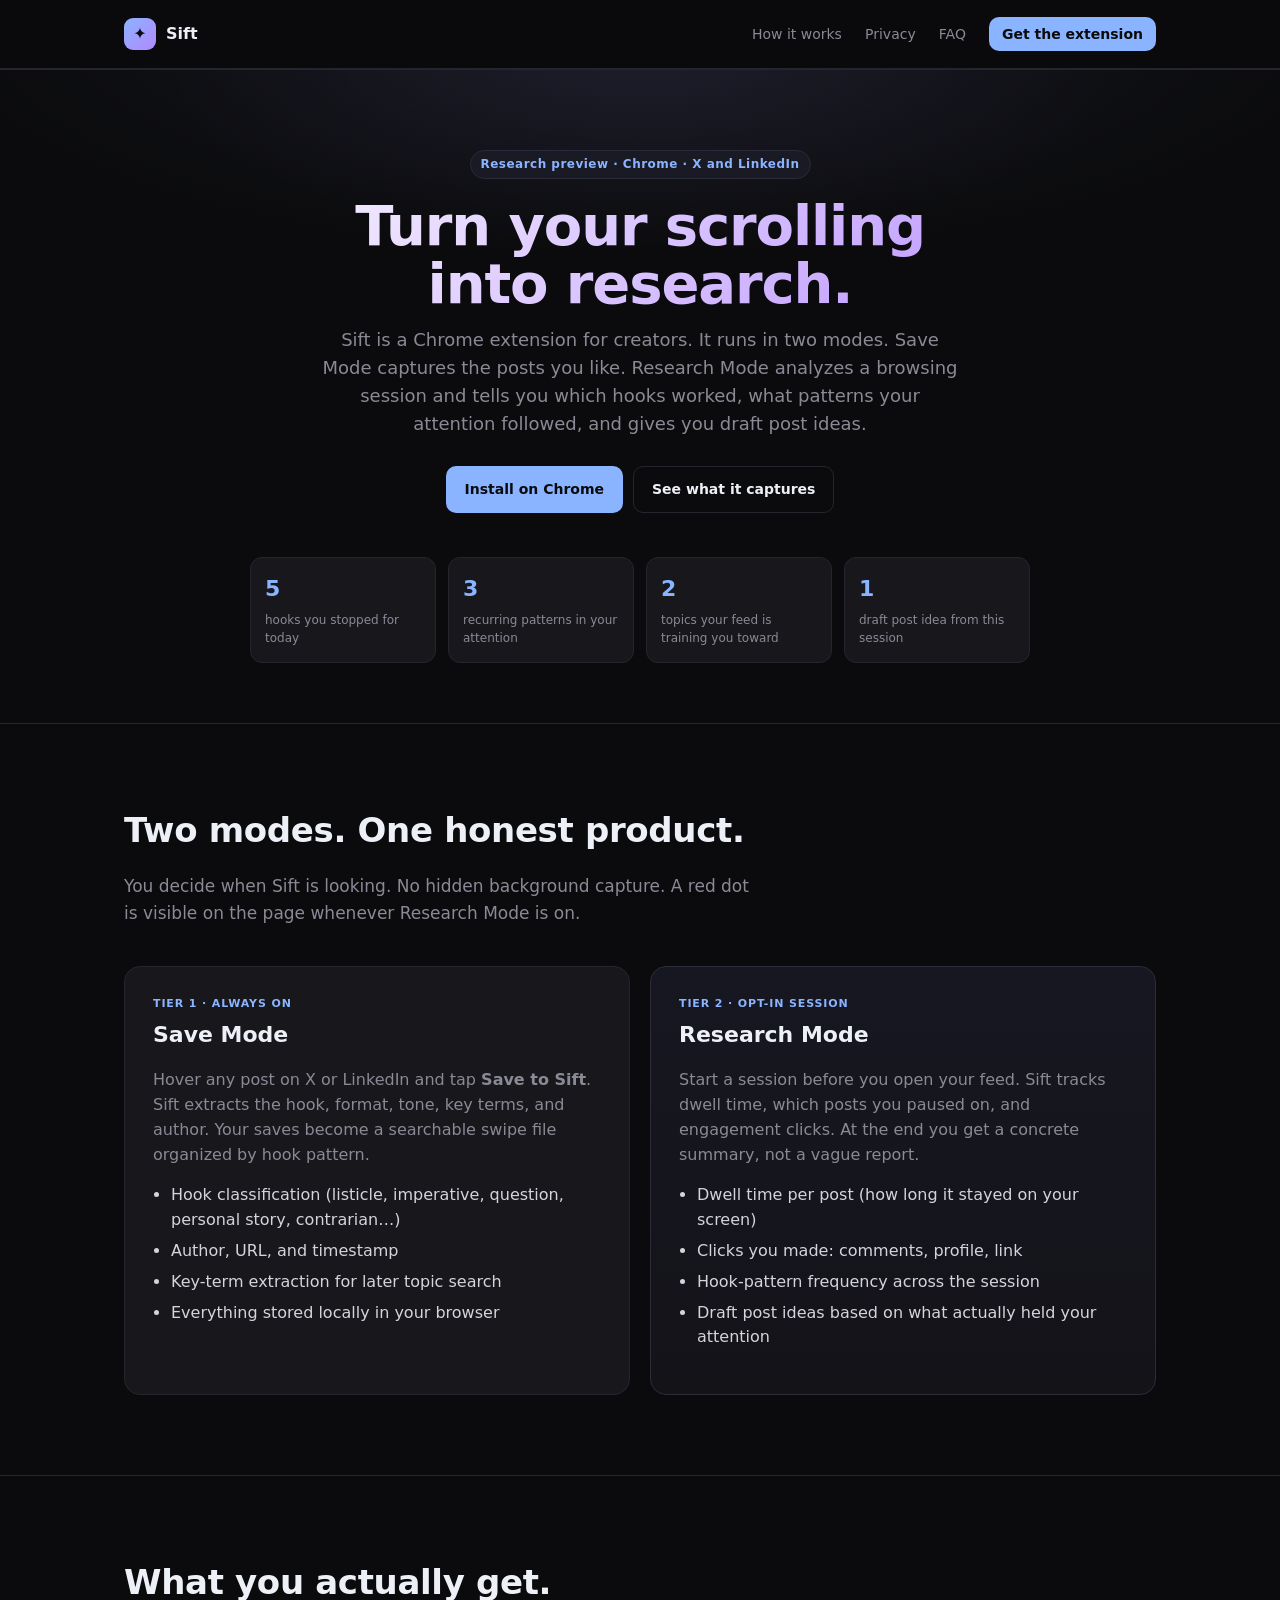
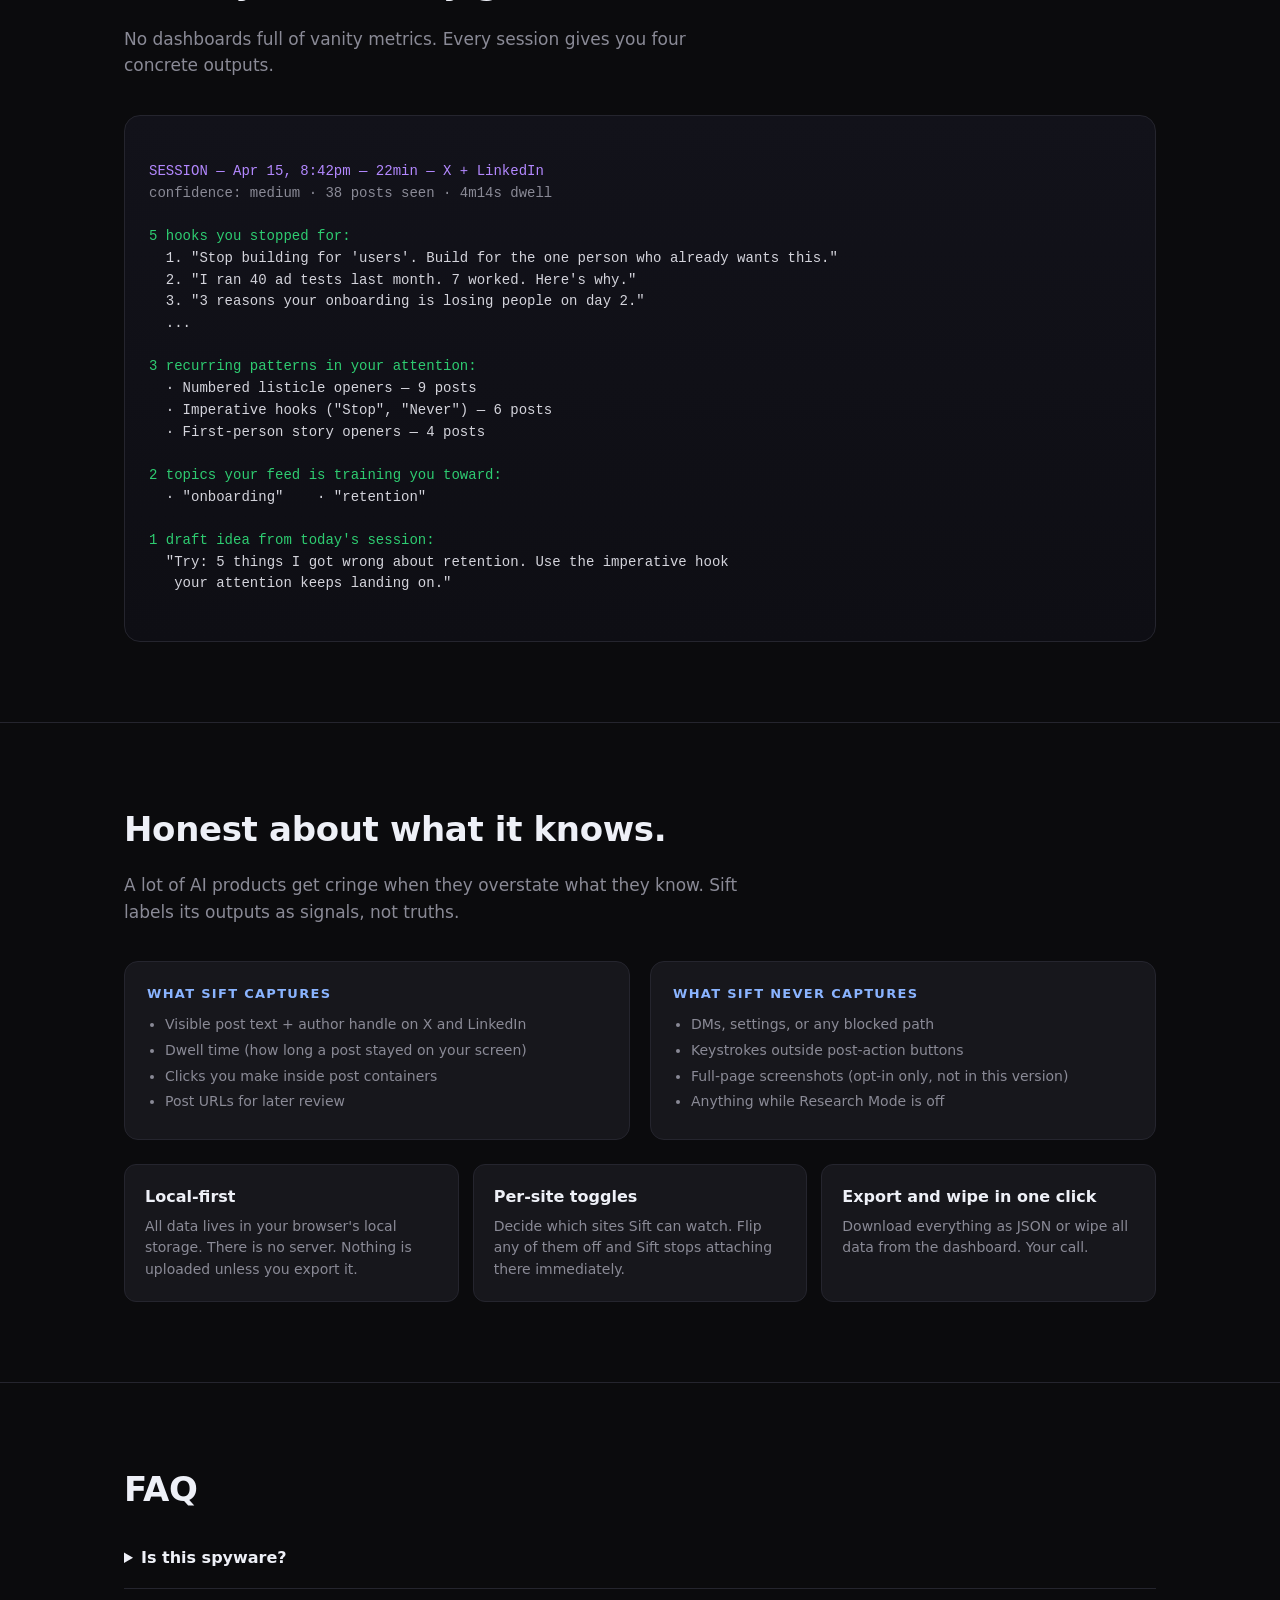
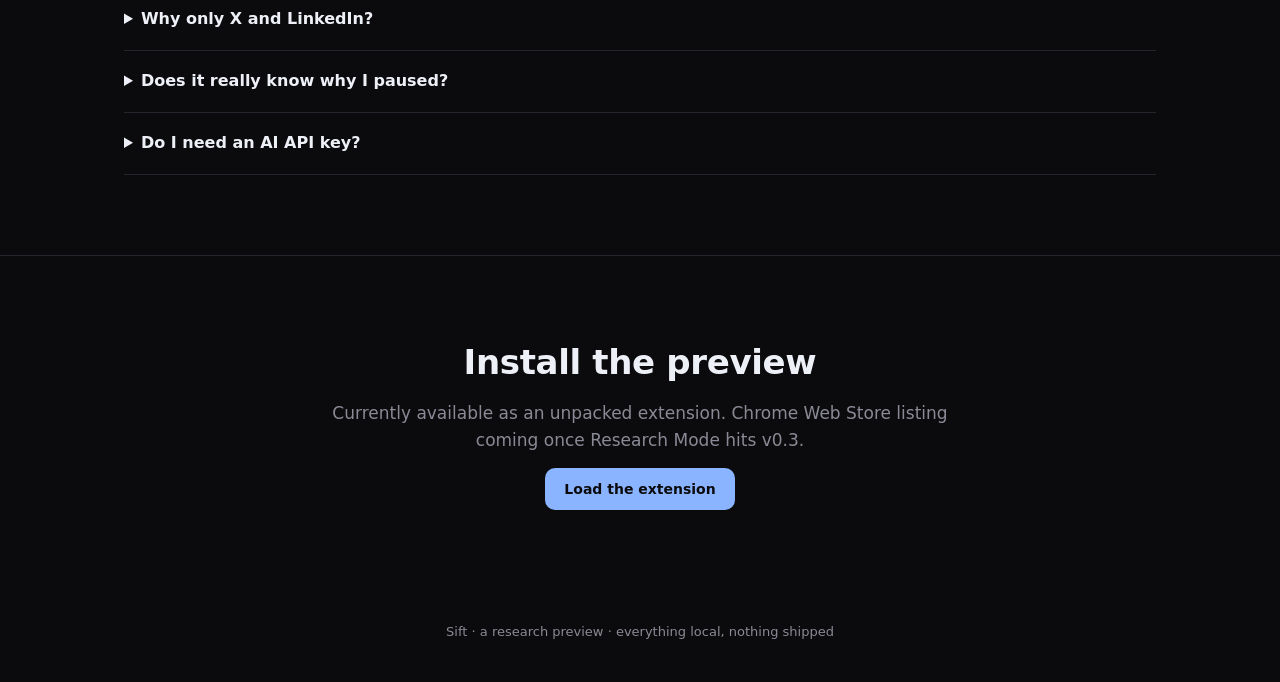
<file: docs/index.html>
<!doctype html>
<html lang="en">
<head>
  <meta charset="utf-8" />
  <meta name="viewport" content="width=device-width, initial-scale=1" />
  <title>Sift — Turn your scrolling into research</title>
  <meta name="description" content="A Chrome extension for creators. Save Mode captures posts you love. Research Mode analyzes your feed session and tells you which hooks worked, what you paused on, and gives you draft post ideas." />
  <style>
    :root {
      --bg: #0b0b0d;
      --bg2: #111116;
      --panel: #17171c;
      --line: #25252e;
      --text: #eef0f7;
      --mute: #8a8a96;
      --accent: #8ab4ff;
      --accent2: #b388ff;
      --good: #2ecc71;
    }
    * { box-sizing: border-box; }
    html, body { margin: 0; padding: 0; background: var(--bg); color: var(--text); font: 16px/1.55 -apple-system, system-ui, "Segoe UI", sans-serif; }
    a { color: var(--accent); text-decoration: none; }
    a:hover { text-decoration: underline; }
    .container { max-width: 1080px; margin: 0 auto; padding: 0 24px; }

    header {
      padding: 18px 0; border-bottom: 1px solid var(--line);
      position: sticky; top: 0; background: rgba(11,11,13,0.85); backdrop-filter: blur(8px); z-index: 10;
    }
    .nav { display: flex; justify-content: space-between; align-items: center; }
    .brand { display: flex; gap: 10px; align-items: center; }
    .logo {
      width: 32px; height: 32px; border-radius: 9px;
      background: linear-gradient(135deg, var(--accent), var(--accent2));
      display: grid; place-items: center; color: #0b0b0d; font-weight: 800;
    }
    .name { font-weight: 700; }
    .nav-links a { color: var(--mute); margin-left: 18px; font-size: 14px; }
    .nav-links a:hover { color: var(--text); }

    .hero {
      padding: 80px 0 60px; text-align: center;
      background:
        radial-gradient(1200px 400px at 50% -50px, rgba(138,180,255,0.08), transparent 60%),
        radial-gradient(800px 300px at 50% 0, rgba(179,136,255,0.06), transparent 60%);
    }
    .badge {
      display: inline-block;
      background: #1a1a24; color: var(--accent); border: 1px solid #2a2a3a;
      padding: 4px 10px; border-radius: 999px; font-size: 12px; font-weight: 600;
      letter-spacing: 0.04em;
    }
    h1 {
      font-size: 56px; line-height: 1.05; margin: 18px 0 12px; letter-spacing: -0.02em;
      background: linear-gradient(135deg, #fff, #b388ff); -webkit-background-clip: text; background-clip: text; color: transparent;
    }
    .sub { color: var(--mute); font-size: 18px; max-width: 640px; margin: 0 auto 28px; }
    .cta { display: inline-flex; gap: 10px; }
    .btn {
      padding: 12px 18px; border-radius: 10px; font-weight: 700;
      font-size: 14px; border: 1px solid transparent; cursor: pointer;
    }
    .btn.primary { background: var(--accent); color: #0b0b0d; }
    .btn.primary:hover { background: #a3c4ff; text-decoration: none; }
    .btn.ghost { background: transparent; color: var(--text); border-color: var(--line); }
    .btn.ghost:hover { border-color: #3a3a44; }

    .promise {
      margin-top: 44px;
      display: grid; grid-template-columns: repeat(4, 1fr); gap: 12px; max-width: 780px; margin-left: auto; margin-right: auto;
    }
    .promise .p {
      background: var(--panel); border: 1px solid var(--line); border-radius: 12px;
      padding: 14px; text-align: left;
    }
    .promise .n { color: var(--accent); font-weight: 800; font-size: 22px; }
    .promise .l { color: var(--mute); font-size: 12px; margin-top: 4px; }

    section { padding: 80px 0; border-top: 1px solid var(--line); }
    h2 { font-size: 34px; letter-spacing: -0.01em; margin: 0 0 12px; }
    .lede { color: var(--mute); max-width: 640px; font-size: 17px; }

    .tiers { display: grid; grid-template-columns: 1fr 1fr; gap: 20px; margin-top: 40px; }
    .tier {
      background: var(--panel); border: 1px solid var(--line);
      border-radius: 16px; padding: 28px;
    }
    .tier h3 { margin: 0 0 8px; font-size: 22px; }
    .tier .pill {
      font-size: 11px; text-transform: uppercase; letter-spacing: 0.08em;
      color: var(--accent); font-weight: 700; margin-bottom: 6px;
    }
    .tier ul { padding-left: 18px; color: var(--mute); }
    .tier ul li { margin: 6px 0; color: #d4d4dc; }
    .tier.accent { background: linear-gradient(180deg, #171722, #131318); border-color: #2c2c3a; }

    .why { display: grid; grid-template-columns: repeat(3, 1fr); gap: 14px; margin-top: 36px; }
    .why .card { background: var(--panel); border: 1px solid var(--line); border-radius: 12px; padding: 20px; }
    .why .card h4 { margin: 0 0 6px; }
    .why .card p { color: var(--mute); margin: 0; font-size: 14px; }

    .honesty {
      display: grid; grid-template-columns: 1fr 1fr; gap: 20px; margin-top: 36px;
    }
    .honesty .block {
      border: 1px solid var(--line); border-radius: 14px; padding: 22px; background: var(--panel);
    }
    .honesty h4 { margin: 0 0 10px; color: var(--accent); font-size: 13px; text-transform: uppercase; letter-spacing: 0.1em; }
    .honesty ul { margin: 0; padding-left: 18px; color: var(--mute); font-size: 14px; }
    .honesty ul li { margin: 4px 0; }

    .output {
      background: linear-gradient(180deg, #12121a, #0e0e14);
      border: 1px solid var(--line); border-radius: 16px; padding: 24px; margin-top: 36px;
      font-family: ui-monospace, SFMono-Regular, Menlo, monospace; font-size: 14px; color: #d4d4dc;
      white-space: pre-wrap; line-height: 1.55;
    }
    .output .k { color: var(--accent2); }
    .output .d { color: var(--mute); }
    .output .g { color: var(--good); }

    .faq details {
      border-bottom: 1px solid var(--line); padding: 18px 0;
    }
    .faq summary { cursor: pointer; font-weight: 600; }
    .faq p { color: var(--mute); margin: 10px 0 0; }

    footer { padding: 40px 0; color: var(--mute); font-size: 13px; text-align: center; }
    @media (max-width: 740px) {
      h1 { font-size: 42px; }
      .tiers, .why, .honesty { grid-template-columns: 1fr; }
      .promise { grid-template-columns: 1fr 1fr; }
    }
  </style>
</head>
<body>
  <header>
    <div class="container nav">
      <div class="brand"><div class="logo">✦</div><div class="name">Sift</div></div>
      <nav class="nav-links">
        <a href="#how">How it works</a>
        <a href="#privacy">Privacy</a>
        <a href="#faq">FAQ</a>
        <a href="#get" class="btn primary" style="padding:8px 12px;">Get the extension</a>
      </nav>
    </div>
  </header>

  <section class="hero">
    <div class="container">
      <div class="badge">Research preview · Chrome · X and LinkedIn</div>
      <h1>Turn your scrolling<br/>into research.</h1>
      <p class="sub">Sift is a Chrome extension for creators. It runs in two modes. Save Mode captures the posts you like. Research Mode analyzes a browsing session and tells you which hooks worked, what patterns your attention followed, and gives you draft post ideas.</p>
      <div class="cta">
        <a href="#get" class="btn primary">Install on Chrome</a>
        <a href="#how" class="btn ghost">See what it captures</a>
      </div>

      <div class="promise">
        <div class="p"><div class="n">5</div><div class="l">hooks you stopped for today</div></div>
        <div class="p"><div class="n">3</div><div class="l">recurring patterns in your attention</div></div>
        <div class="p"><div class="n">2</div><div class="l">topics your feed is training you toward</div></div>
        <div class="p"><div class="n">1</div><div class="l">draft post idea from this session</div></div>
      </div>
    </div>
  </section>

  <section id="how">
    <div class="container">
      <h2>Two modes. One honest product.</h2>
      <p class="lede">You decide when Sift is looking. No hidden background capture. A red dot is visible on the page whenever Research Mode is on.</p>

      <div class="tiers">
        <div class="tier">
          <div class="pill">Tier 1 · Always on</div>
          <h3>Save Mode</h3>
          <p style="color: var(--mute);">Hover any post on X or LinkedIn and tap <b>Save to Sift</b>. Sift extracts the hook, format, tone, key terms, and author. Your saves become a searchable swipe file organized by hook pattern.</p>
          <ul>
            <li>Hook classification (listicle, imperative, question, personal story, contrarian…)</li>
            <li>Author, URL, and timestamp</li>
            <li>Key-term extraction for later topic search</li>
            <li>Everything stored locally in your browser</li>
          </ul>
        </div>
        <div class="tier accent">
          <div class="pill">Tier 2 · Opt-in session</div>
          <h3>Research Mode</h3>
          <p style="color: var(--mute);">Start a session before you open your feed. Sift tracks dwell time, which posts you paused on, and engagement clicks. At the end you get a concrete summary, not a vague report.</p>
          <ul>
            <li>Dwell time per post (how long it stayed on your screen)</li>
            <li>Clicks you made: comments, profile, link</li>
            <li>Hook-pattern frequency across the session</li>
            <li>Draft post ideas based on what actually held your attention</li>
          </ul>
        </div>
      </div>
    </div>
  </section>

  <section>
    <div class="container">
      <h2>What you actually get.</h2>
      <p class="lede">No dashboards full of vanity metrics. Every session gives you four concrete outputs.</p>
      <div class="output">
<span class="k">SESSION — Apr 15, 8:42pm — 22min — X + LinkedIn</span>
<span class="d">confidence: medium · 38 posts seen · 4m14s dwell</span>

<span class="g">5 hooks you stopped for:</span>
  1. "Stop building for 'users'. Build for the one person who already wants this."
  2. "I ran 40 ad tests last month. 7 worked. Here's why."
  3. "3 reasons your onboarding is losing people on day 2."
  ...

<span class="g">3 recurring patterns in your attention:</span>
  · Numbered listicle openers — 9 posts
  · Imperative hooks ("Stop", "Never") — 6 posts
  · First-person story openers — 4 posts

<span class="g">2 topics your feed is training you toward:</span>
  · "onboarding"    · "retention"

<span class="g">1 draft idea from today's session:</span>
  "Try: 5 things I got wrong about retention. Use the imperative hook
   your attention keeps landing on."
      </div>
    </div>
  </section>

  <section id="privacy">
    <div class="container">
      <h2>Honest about what it knows.</h2>
      <p class="lede">A lot of AI products get cringe when they overstate what they know. Sift labels its outputs as signals, not truths.</p>

      <div class="honesty">
        <div class="block">
          <h4>What Sift captures</h4>
          <ul>
            <li>Visible post text + author handle on X and LinkedIn</li>
            <li>Dwell time (how long a post stayed on your screen)</li>
            <li>Clicks you make inside post containers</li>
            <li>Post URLs for later review</li>
          </ul>
        </div>
        <div class="block">
          <h4>What Sift never captures</h4>
          <ul>
            <li>DMs, settings, or any blocked path</li>
            <li>Keystrokes outside post-action buttons</li>
            <li>Full-page screenshots (opt-in only, not in this version)</li>
            <li>Anything while Research Mode is off</li>
          </ul>
        </div>
      </div>

      <div class="why" style="margin-top: 24px;">
        <div class="card">
          <h4>Local-first</h4>
          <p>All data lives in your browser's local storage. There is no server. Nothing is uploaded unless you export it.</p>
        </div>
        <div class="card">
          <h4>Per-site toggles</h4>
          <p>Decide which sites Sift can watch. Flip any of them off and Sift stops attaching there immediately.</p>
        </div>
        <div class="card">
          <h4>Export and wipe in one click</h4>
          <p>Download everything as JSON or wipe all data from the dashboard. Your call.</p>
        </div>
      </div>
    </div>
  </section>

  <section id="faq" class="faq">
    <div class="container">
      <h2>FAQ</h2>
      <details>
        <summary>Is this spyware?</summary>
        <p>No. Sift only activates when you start a Research session or click Save on a post. A red badge is always visible on the page when Research Mode is on. All data stays on your device.</p>
      </details>
      <details>
        <summary>Why only X and LinkedIn?</summary>
        <p>They're the easiest to do well first. Instagram and YouTube Shorts are on the roadmap once the Research Mode summaries feel solid.</p>
      </details>
      <details>
        <summary>Does it really know why I paused?</summary>
        <p>It knows you paused. "Why" is always an inference. Sift labels every inference with a confidence score (low / medium / high) instead of pretending to read your mind.</p>
      </details>
      <details>
        <summary>Do I need an AI API key?</summary>
        <p>Not for the MVP. The core pattern analysis is heuristic. Bring-your-own-key AI summaries are planned as an upgrade, but off by default so nothing leaves your device.</p>
      </details>
    </div>
  </section>

  <section id="get">
    <div class="container" style="text-align:center;">
      <h2>Install the preview</h2>
      <p class="lede" style="margin: 0 auto 24px;">Currently available as an unpacked extension. Chrome Web Store listing coming once Research Mode hits v0.3.</p>
      <a href="#" class="btn primary">Load the extension</a>
    </div>
  </section>

  <footer>
    <div class="container">Sift · a research preview · everything local, nothing shipped</div>
  </footer>
</body>
</html>
</file>
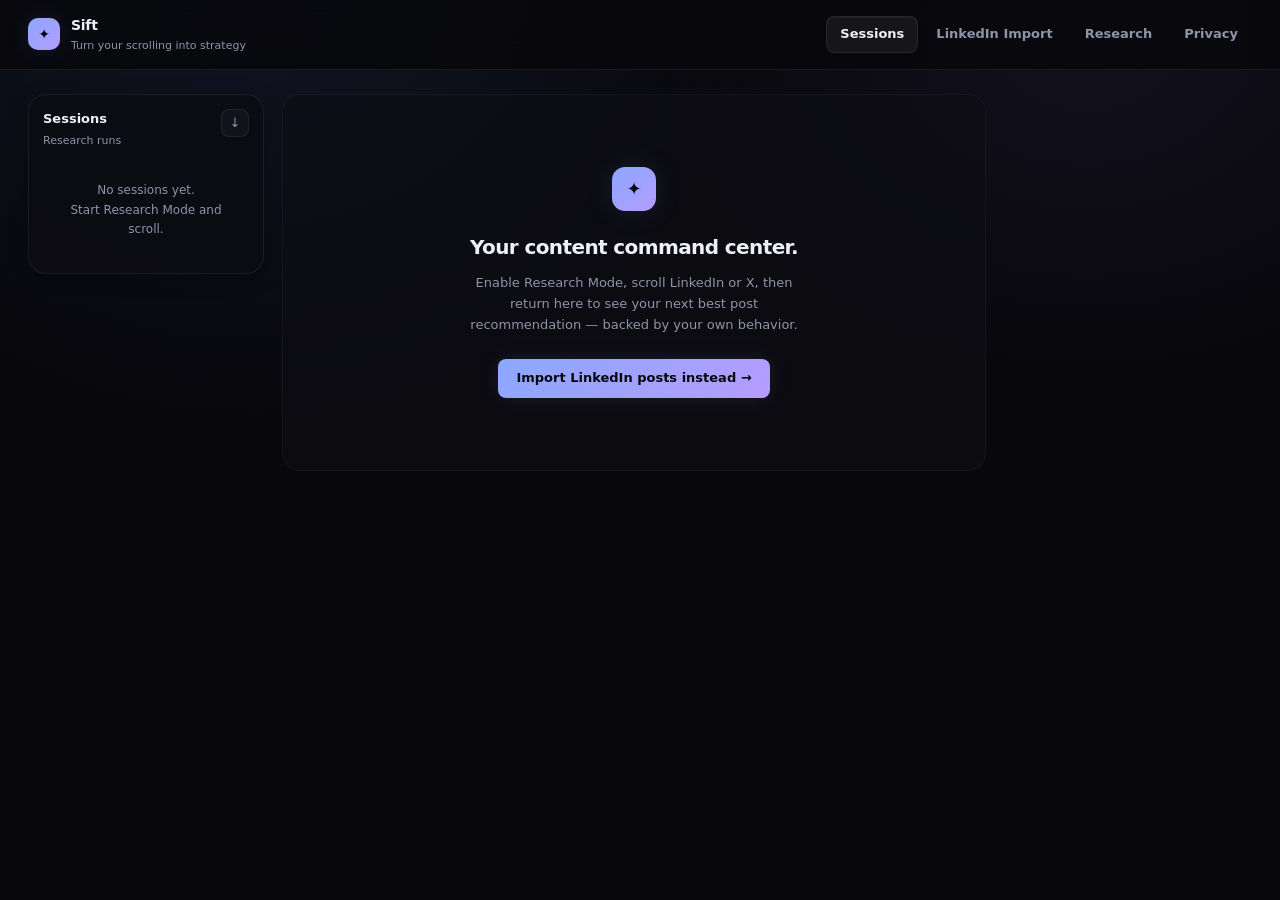
<file: extension/dashboard/dashboard.html>
<!doctype html>
<html lang="en">
<head>
  <meta charset="utf-8" />
  <meta name="viewport" content="width=device-width,initial-scale=1" />
  <title>Sift — Creator Command Center</title>
  <link rel="stylesheet" href="dashboard.css" />
</head>
<body>

  <header class="topbar">
    <div class="brand">
      <div class="logo">✦</div>
      <div>
        <div class="name">Sift</div>
        <div class="tag">Turn your scrolling into strategy</div>
      </div>
    </div>
    <nav class="top-tabs" aria-label="Main sections">
      <button class="active" data-view="sessions" type="button">Sessions</button>
      <button data-view="linkedin" type="button">LinkedIn Import</button>
      <button data-view="research" type="button">Research</button>
      <button data-view="privacy" type="button">Privacy</button>
    </nav>
  </header>

  <main class="shell">

    <!-- ═══════════════════════════════════════════
         VIEW: Sessions / Command Center
    ════════════════════════════════════════════ -->
    <div id="view-sessions" class="view">
      <div class="cmd-grid">

        <!-- Left sidebar -->
        <aside class="sidebar-col">
          <div class="sidebar-panel">
            <div class="sidebar-head">
              <div>
                <div class="sidebar-title">Sessions</div>
                <div class="sidebar-sub">Research runs</div>
              </div>
              <button id="exportBtn" class="icon-btn" title="Export data" type="button">↓</button>
            </div>
            <div id="sessionsEmpty" class="empty-hint">No sessions yet.<br>Start Research Mode and scroll.</div>
            <div id="sessionsList"></div>
          </div>
        </aside>

        <!-- Center: command center -->
        <section class="center-col" id="centerCol">

          <!-- empty state -->
          <div id="emptyState" class="splash">
            <div class="splash-icon">✦</div>
            <h2>Your content command center.</h2>
            <p>Enable Research Mode, scroll LinkedIn or X, then return here to see your next best post recommendation — backed by your own behavior.</p>
            <button class="btn-accent" onclick="document.querySelector('[data-view=linkedin]').click()">
              Import LinkedIn posts instead →
            </button>
          </div>

          <!-- Session detail (hidden until session selected) -->
          <div id="sessionDetail" hidden>

            <!-- Hero recommendation card -->
            <div class="hero-card" id="heroCard">
              <!-- populated by JS -->
            </div>

            <!-- Sub-tabs -->
            <nav class="sub-tabs" aria-label="Recommendation sections">
              <button class="active" data-subtab="recommendation" type="button">Recommendation</button>
              <button data-subtab="evidence" type="button">Evidence</button>
              <button data-subtab="hooks" type="button">Hooks</button>
              <button data-subtab="draft" type="button">Draft</button>
            </nav>

            <div id="subtab-recommendation" class="subtab-panel"><!-- JS --></div>
            <div id="subtab-evidence"       class="subtab-panel" hidden><!-- JS --></div>
            <div id="subtab-hooks"          class="subtab-panel" hidden><!-- JS --></div>
            <div id="subtab-draft"          class="subtab-panel" hidden><!-- JS --></div>

          </div>
        </section>

        <!-- Right: Creator DNA panel -->
        <aside class="dna-col" id="dnaPanel" hidden>
          <!-- populated by JS -->
        </aside>

      </div>
    </div>

    <!-- ═══════════════════════════════════════════
         VIEW: LinkedIn Import
    ════════════════════════════════════════════ -->
    <div id="view-linkedin" class="view" hidden>
      <div class="import-layout">

        <div class="import-hero">
          <div class="import-hero-text">
            <div class="eyebrow">Connect Your Voice</div>
            <h2>Import your LinkedIn history</h2>
            <p class="muted">Sift analyzes your past posts — performance, patterns, voice traits — and uses them to make your next recommendation more accurate.</p>
          </div>
        </div>

        <!-- Import methods -->
        <div class="import-methods">
          <div class="import-card active-card" id="pasteMethod">
            <div class="import-card-icon">✎</div>
            <div class="import-card-label">Paste a post</div>
            <div class="import-card-sub">Add one post at a time with optional metrics</div>
          </div>
          <div class="import-card" id="csvMethod">
            <div class="import-card-icon">⊞</div>
            <div class="import-card-label">Upload CSV</div>
            <div class="import-card-sub">LinkedIn analytics export or custom spreadsheet</div>
          </div>
          <div class="import-card" id="urlMethod">
            <div class="import-card-icon">⊕</div>
            <div class="import-card-label">Paste URL</div>
            <div class="import-card-sub">Drop a LinkedIn post URL to import it</div>
          </div>
          <div class="import-card" id="manualMethod">
            <div class="import-card-icon">≡</div>
            <div class="import-card-label">Manual entry</div>
            <div class="import-card-sub">Add metrics by hand from LinkedIn analytics</div>
          </div>
        </div>

        <!-- Paste form -->
        <div class="import-form" id="pasteForm">
          <div class="form-section">
            <label class="form-label">Post text</label>
            <textarea id="importPostText" class="form-textarea" rows="6"
              placeholder="Paste your LinkedIn post here…"></textarea>
          </div>
          <div class="form-row">
            <div class="form-field">
              <label class="form-label">Date</label>
              <input id="importDate" class="form-input" type="date" />
            </div>
            <div class="form-field">
              <label class="form-label">Impressions</label>
              <input id="importImpressions" class="form-input" type="number" placeholder="e.g. 2400" />
            </div>
            <div class="form-field">
              <label class="form-label">Reactions</label>
              <input id="importReactions" class="form-input" type="number" placeholder="e.g. 142" />
            </div>
          </div>
          <div class="form-row">
            <div class="form-field">
              <label class="form-label">Comments</label>
              <input id="importComments" class="form-input" type="number" placeholder="e.g. 31" />
            </div>
            <div class="form-field">
              <label class="form-label">Reposts</label>
              <input id="importReposts" class="form-input" type="number" placeholder="e.g. 8" />
            </div>
            <div class="form-field">
              <label class="form-label">New followers</label>
              <input id="importFollowers" class="form-input" type="number" placeholder="e.g. 12" />
            </div>
          </div>
          <div class="form-actions">
            <button class="btn-accent" id="importSubmitBtn" type="button">Analyze &amp; import</button>
            <button class="btn-ghost" id="loadMockBtn" type="button">Load demo data</button>
          </div>
        </div>

        <!-- Imported post list -->
        <div id="importedSection" hidden>
          <div class="section-divider">
            <span class="section-label">Imported posts</span>
          </div>
          <div id="importedList" class="imported-list"></div>

          <div class="section-divider" style="margin-top:32px;">
            <span class="section-label">Patterns detected from your history</span>
          </div>
          <div id="patternsList" class="patterns-grid"></div>

          <div class="section-divider" style="margin-top:32px;">
            <span class="section-label">Voice traits from your posts</span>
          </div>
          <div id="voiceFromHistory" class="voice-history"></div>

          <div style="margin-top:24px;">
            <button class="btn-accent" id="generateFromHistoryBtn" type="button">
              Generate recommendation from this history →
            </button>
          </div>
        </div>

      </div>
    </div>

    <!-- ═══════════════════════════════════════════
         VIEW: Research / Swipe File
    ════════════════════════════════════════════ -->
    <div id="view-research" class="view" hidden>
      <div class="research-layout">

        <div class="research-hero-text">
          <div class="eyebrow">Research & Swipe File</div>
          <h2>Posts worth learning from</h2>
          <p class="muted">Sift extracts reusable patterns — not wording — from posts you save. It compares these patterns against your voice before recommending anything.</p>
        </div>

        <div class="swipe-guard">
          <span class="guard-icon">⚠</span>
          Sift never tells you to copy another creator. Every saved post is analyzed for its <strong>structural pattern</strong>, not its words.
        </div>

        <div id="swipeList" class="swipe-grid"></div>

      </div>
    </div>

    <!-- ═══════════════════════════════════════════
         VIEW: Privacy
    ════════════════════════════════════════════ -->
    <div id="view-privacy" class="view" hidden>
      <div class="prose-panel">
        <h2>Privacy</h2>
        <p class="muted">Sift stores everything locally on this device. No server required for this version.</p>
        <ul>
          <li>Visible post text and author</li>
          <li>Dwell time per post</li>
          <li>Clicks on comments, profiles, and links</li>
          <li>Saved posts and session summaries</li>
          <li>Imported LinkedIn post data</li>
        </ul>
        <p class="muted">Nothing leaves your browser unless you export it.</p>
        <button class="btn-danger" id="wipeBtn" type="button" style="margin-top:20px;">Wipe all data</button>
      </div>
    </div>

  </main>

  <script src="../core/types.js"></script>
  <script src="../core/mock-data.js"></script>
  <script src="../core/recommendation-engine.js"></script>
  <script src="../core/linkedin-analyzer.js"></script>
  <script src="dashboard-main.js"></script>
</body>
</html>
</file>
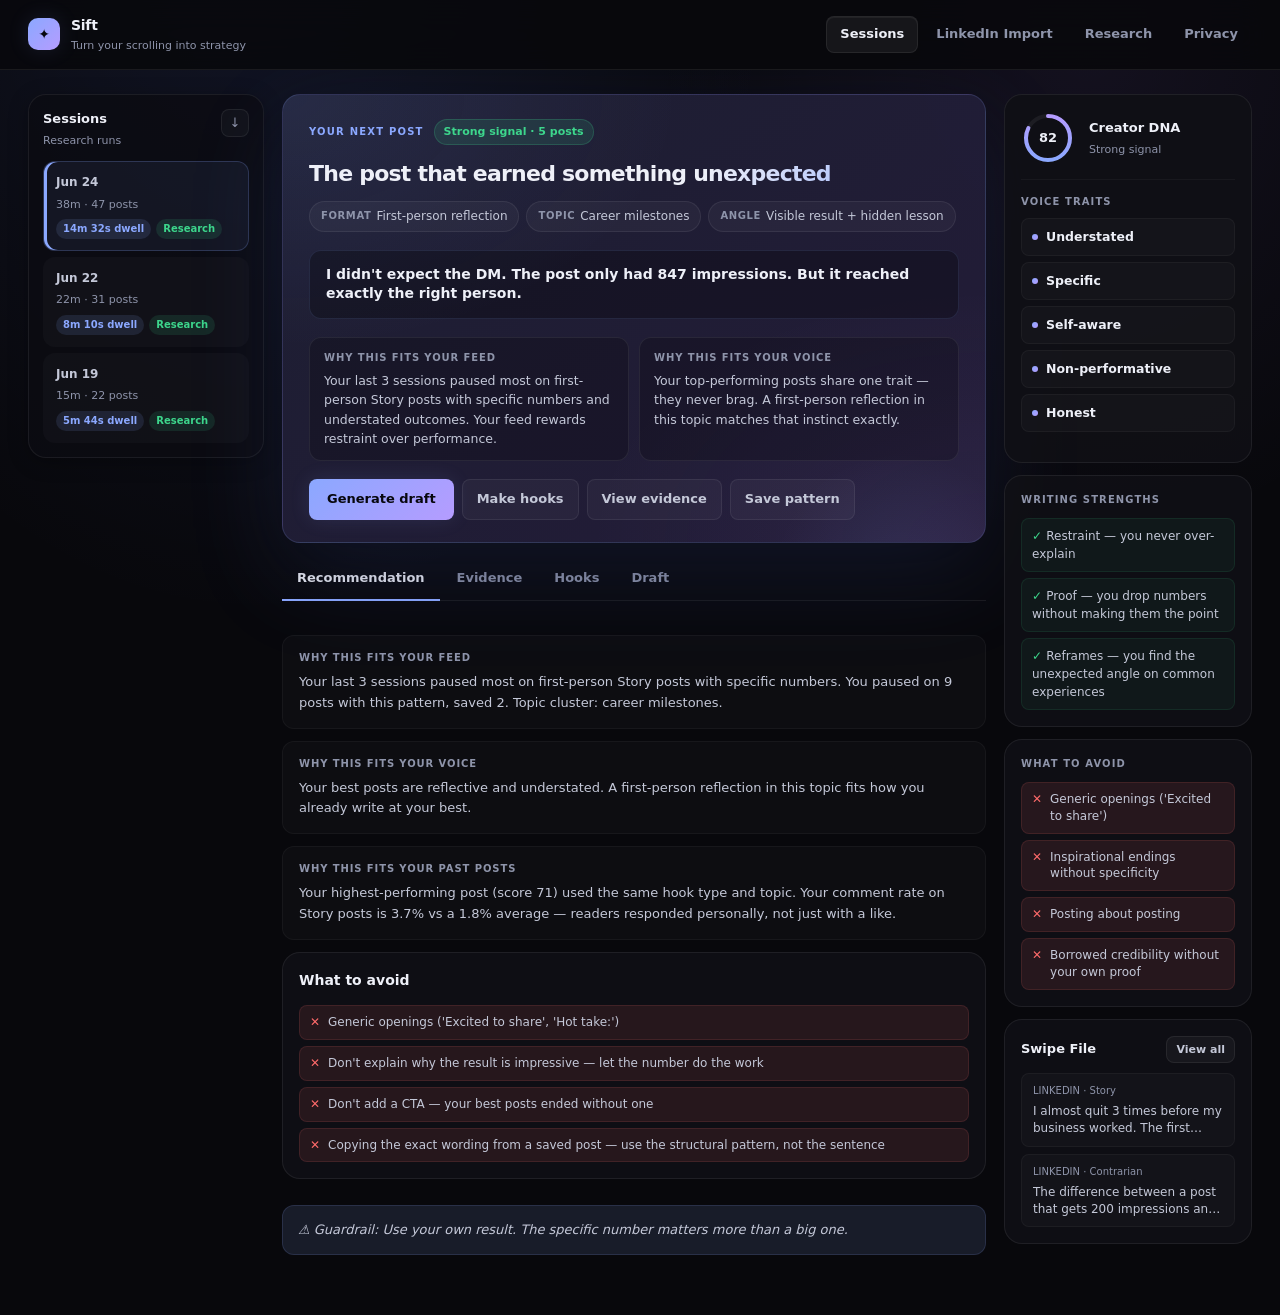
<file: extension/dashboard/preview.html>
<!doctype html>
<html lang="en">
<head>
  <meta charset="utf-8"/>
  <meta name="viewport" content="width=device-width,initial-scale=1"/>
  <title>Sift V2 — Preview</title>
  <link rel="stylesheet" href="dashboard.css"/>
</head>
<body>

<header class="topbar">
  <div class="brand">
    <div class="logo">✦</div>
    <div><div class="name">Sift</div><div class="tag">Turn your scrolling into strategy</div></div>
  </div>
  <nav class="top-tabs">
    <button class="active" data-view="sessions">Sessions</button>
    <button data-view="linkedin">LinkedIn Import</button>
    <button data-view="research">Research</button>
    <button data-view="privacy">Privacy</button>
  </nav>
</header>

<main class="shell">

<!-- ── Sessions view ── -->
<div id="view-sessions" class="view">
  <div class="cmd-grid">

    <!-- Sidebar -->
    <aside class="sidebar-col">
      <div class="sidebar-panel">
        <div class="sidebar-head">
          <div><div class="sidebar-title">Sessions</div><div class="sidebar-sub">Research runs</div></div>
          <button class="icon-btn">↓</button>
        </div>
        <div>
          <div class="session-card selected">
            <div class="sc-date">Jun 24</div>
            <div class="sc-meta">38m · 47 posts</div>
            <div class="sc-chips">
              <span class="sc-chip chip-dwell">14m 32s dwell</span>
              <span class="sc-chip chip-mode">Research</span>
            </div>
          </div>
          <div class="session-card">
            <div class="sc-date">Jun 22</div>
            <div class="sc-meta">22m · 31 posts</div>
            <div class="sc-chips">
              <span class="sc-chip chip-dwell">8m 10s dwell</span>
              <span class="sc-chip chip-mode">Research</span>
            </div>
          </div>
          <div class="session-card">
            <div class="sc-date">Jun 19</div>
            <div class="sc-meta">15m · 22 posts</div>
            <div class="sc-chips">
              <span class="sc-chip chip-dwell">5m 44s dwell</span>
              <span class="sc-chip chip-mode">Research</span>
            </div>
          </div>
        </div>
      </div>
    </aside>

    <!-- Center -->
    <section class="center-col">

      <!-- Hero card -->
      <div class="hero-card">
        <div class="hero-eyebrow">
          <span class="hero-label">Your next post</span>
          <span class="signal-chip signal-strong">Strong signal · 5 posts</span>
        </div>
        <div class="hero-title">The post that earned something unexpected</div>
        <div class="hero-tags">
          <span class="hero-tag"><span class="hero-tag-key">Format</span>First-person reflection</span>
          <span class="hero-tag"><span class="hero-tag-key">Topic</span>Career milestones</span>
          <span class="hero-tag"><span class="hero-tag-key">Angle</span>Visible result + hidden lesson</span>
        </div>
        <div class="hero-sample">I didn't expect the DM. The post only had 847 impressions. But it reached exactly the right person.</div>
        <div class="hero-why">
          <div class="hero-why-box">
            <div class="hero-why-label">Why this fits your feed</div>
            <div class="hero-why-text">Your last 3 sessions paused most on first-person Story posts with specific numbers and understated outcomes. Your feed rewards restraint over performance.</div>
          </div>
          <div class="hero-why-box">
            <div class="hero-why-label">Why this fits your voice</div>
            <div class="hero-why-text">Your top-performing posts share one trait — they never brag. A first-person reflection in this topic matches that instinct exactly.</div>
          </div>
        </div>
        <div class="hero-actions">
          <button class="btn-accent" data-subtab="draft">Generate draft</button>
          <button class="btn-ghost"  data-subtab="hooks">Make hooks</button>
          <button class="btn-ghost"  data-subtab="evidence">View evidence</button>
          <button class="btn-ghost" id="savePatternBtn">Save pattern</button>
        </div>
      </div>

      <!-- Sub-tabs -->
      <nav class="sub-tabs">
        <button class="active" data-subtab="recommendation">Recommendation</button>
        <button data-subtab="evidence">Evidence</button>
        <button data-subtab="hooks">Hooks</button>
        <button data-subtab="draft">Draft</button>
      </nav>

      <!-- Recommendation panel -->
      <div id="subtab-recommendation" class="subtab-panel">
        <div class="rec-grid" style="padding-top:14px;">
          <div class="why-card">
            <div class="wc-label">Why this fits your feed</div>
            <div class="wc-text">Your last 3 sessions paused most on first-person Story posts with specific numbers. You paused on 9 posts with this pattern, saved 2. Topic cluster: career milestones.</div>
          </div>
          <div class="why-card">
            <div class="wc-label">Why this fits your voice</div>
            <div class="wc-text">Your best posts are reflective and understated. A first-person reflection in this topic fits how you already write at your best.</div>
          </div>
          <div class="why-card">
            <div class="wc-label">Why this fits your past posts</div>
            <div class="wc-text">Your highest-performing post (score 71) used the same hook type and topic. Your comment rate on Story posts is 3.7% vs a 1.8% average — readers responded personally, not just with a like.</div>
          </div>
          <div class="content-panel" style="padding:16px;">
            <div class="section-hd"><h3>What to avoid</h3></div>
            <div class="avoid-list">
              <div class="avoid-item"><span class="avoid-x">✕</span><span>Generic openings ('Excited to share', 'Hot take:')</span></div>
              <div class="avoid-item"><span class="avoid-x">✕</span><span>Don't explain why the result is impressive — let the number do the work</span></div>
              <div class="avoid-item"><span class="avoid-x">✕</span><span>Don't add a CTA — your best posts ended without one</span></div>
              <div class="avoid-item"><span class="avoid-x">✕</span><span>Copying the exact wording from a saved post — use the structural pattern, not the sentence</span></div>
            </div>
          </div>
          <div class="reasoning-box">⚠ Guardrail: Use your own result. The specific number matters more than a big one.</div>
        </div>
      </div>

      <!-- Evidence panel -->
      <div id="subtab-evidence" class="subtab-panel" hidden>
        <div style="padding-top:14px; display:grid; gap:14px;">
          <div class="content-panel">
            <div class="section-hd"><h3>Patterns detected</h3></div>
            <div class="pattern-list">
              <div class="pattern-item"><span class="p-name">Hook type: Story (3/5 top posts)</span><div class="p-bar-wrap"><div class="p-bar" style="width:100%"></div></div><span class="p-score">100%</span></div>
              <div class="pattern-item"><span class="p-name">Tone: reflective (4/5 top posts)</span><div class="p-bar-wrap"><div class="p-bar" style="width:82%"></div></div><span class="p-score">82%</span></div>
              <div class="pattern-item"><span class="p-name">Topic: career milestones + proof</span><div class="p-bar-wrap"><div class="p-bar" style="width:64%"></div></div><span class="p-score">64%</span></div>
            </div>
          </div>
          <div class="content-panel">
            <div class="section-hd"><h3>Signals that influenced this</h3></div>
            <div class="signal-list">
              <div class="signal-row"><span class="sr-label">5 imported posts analyzed</span></div>
              <div class="signal-row"><span class="sr-label">Average engagement rate: 11.4% (3.2× LinkedIn average)</span></div>
              <div class="signal-row"><span class="sr-label">Comment rate peaks on Story + specific-number posts</span></div>
              <div class="signal-row"><span class="sr-label">Highest follower conversion: li_001 (2.1%)</span></div>
            </div>
            <div class="reasoning-box">Your data shows a consistent pattern: posts with specific small numbers + understated outcomes outperform posts with broad claims. This recommendation extends that into an angle you haven't tried yet.</div>
          </div>
          <div>
            <div class="section-hd"><h3>Top posts from this session</h3></div>
            <div class="evidence-post-grid">
              <div class="evidence-post">
                <div class="ep-meta"><span>LINKEDIN · Sarah Chen</span><span class="ep-score">88</span></div>
                <span class="ep-badge">Story</span>
                <div class="ep-text">I got the offer letter on a Friday. I cried in my car for 10 minutes. Not because I was happy — because I was terrified I'd somehow gotten it wrong.</div>
              </div>
              <div class="evidence-post">
                <div class="ep-meta"><span>X · @marcusbuild</span><span class="ep-score">71</span></div>
                <span class="ep-badge">Data-led</span>
                <div class="ep-text">Applied to 68 roles. Got 4 interviews. 1 offer. The math isn't discouraging — it's clarifying. You're not bad at job hunting. You're finding the 1.5%.</div>
              </div>
              <div class="evidence-post">
                <div class="ep-meta"><span>LINKEDIN · Priya Mehta</span><span class="ep-score">63</span></div>
                <span class="ep-badge">Contrarian</span>
                <div class="ep-text">Nobody tells you that the hardest part of career growth isn't getting the role. It's staying when the excitement wears off.</div>
              </div>
            </div>
          </div>
        </div>
      </div>

      <!-- Hooks panel -->
      <div id="subtab-hooks" class="subtab-panel" hidden>
        <div style="padding-top:14px;">
          <div class="content-panel">
            <div class="section-hd"><h3>Hook Starters</h3><span class="eyebrow">Click to copy</span></div>
            <div class="hook-grid">
              <div class="hook-card"><div class="hook-text">I didn't expect the DM. The post only had 847 impressions.</div><button class="copy-btn">Copy</button></div>
              <div class="hook-card"><div class="hook-text">The post that got me my first real opportunity wasn't my most-viewed. It was my most honest.</div><button class="copy-btn">Copy</button></div>
              <div class="hook-card"><div class="hook-text">847 people saw it. One of them changed something.</div><button class="copy-btn">Copy</button></div>
              <div class="hook-card"><div class="hook-text">I wrote it for one person. I don't know who they were. But I think they found it.</div><button class="copy-btn">Copy</button></div>
            </div>
          </div>
        </div>
      </div>

      <!-- Draft panel -->
      <div id="subtab-draft" class="subtab-panel" hidden>
        <div style="padding-top:14px;">
          <div class="content-panel">
            <div class="section-hd"><h3>Draft Builder</h3></div>
            <div class="tone-bar">
              <button class="btn-ghost on" data-tone="casual">More casual</button>
              <button class="btn-ghost" data-tone="polished">More polished</button>
              <button class="btn-ghost" data-tone="concise">More concise</button>
              <button class="btn-ghost" data-tone="sharper">Sharper hook</button>
            </div>
            <textarea class="draft-area" id="draftArea" spellcheck="true">I didn't expect the DM.

The post had 847 impressions — nothing by LinkedIn standards.

But it was the one where I actually showed how I think, not just what I did.

[Your specific moment here — one detail that made the outcome feel real]

The right 847 people beat 847,000 random ones.

Not every time. But often enough to keep writing like this.</textarea>
            <div class="draft-footer">
              <span class="draft-count" id="draftCount">329 characters</span>
              <button class="btn-ghost" id="copyDraftBtn">Copy draft</button>
            </div>
          </div>
        </div>
      </div>

    </section>

    <!-- DNA Panel -->
    <aside class="dna-col">
      <div class="dna-panel">
        <div class="voice-ring-row">
          <div class="ring-wrap">
            <svg width="54" height="54" viewBox="0 0 54 54">
              <defs><linearGradient id="rg" x1="0%" y1="0%" x2="100%" y2="0%"><stop offset="0%" stop-color="#8ba8ff"/><stop offset="100%" stop-color="#b59cff"/></linearGradient></defs>
              <circle class="ring-bg" cx="27" cy="27" r="22" fill="none" stroke-width="4"/>
              <circle class="ring-fill" cx="27" cy="27" r="22" fill="none" stroke-width="4" stroke-dasharray="138.2" stroke-dashoffset="24.9"/>
            </svg>
            <div class="ring-num">82</div>
          </div>
          <div class="voice-ring-info">
            <div class="vri-title">Creator DNA</div>
            <div class="vri-sub">Strong signal</div>
          </div>
        </div>
        <div class="eyebrow" style="margin-bottom:8px;">Voice traits</div>
        <div class="trait-grid">
          <div class="trait-row"><div class="trait-dot"></div><span class="trait-name">Understated</span></div>
          <div class="trait-row"><div class="trait-dot"></div><span class="trait-name">Specific</span></div>
          <div class="trait-row"><div class="trait-dot"></div><span class="trait-name">Self-aware</span></div>
          <div class="trait-row"><div class="trait-dot"></div><span class="trait-name">Non-performative</span></div>
          <div class="trait-row"><div class="trait-dot"></div><span class="trait-name">Honest</span></div>
        </div>
      </div>
      <div class="dna-panel">
        <div class="eyebrow" style="margin-bottom:10px;">Writing strengths</div>
        <div class="strength-list">
          <div class="strength-item">Restraint — you never over-explain</div>
          <div class="strength-item">Proof — you drop numbers without making them the point</div>
          <div class="strength-item">Reframes — you find the unexpected angle on common experiences</div>
        </div>
      </div>
      <div class="dna-panel">
        <div class="eyebrow" style="margin-bottom:10px;">What to avoid</div>
        <div class="avoid-list">
          <div class="avoid-item"><span class="avoid-x">✕</span><span>Generic openings ('Excited to share')</span></div>
          <div class="avoid-item"><span class="avoid-x">✕</span><span>Inspirational endings without specificity</span></div>
          <div class="avoid-item"><span class="avoid-x">✕</span><span>Posting about posting</span></div>
          <div class="avoid-item"><span class="avoid-x">✕</span><span>Borrowed credibility without your own proof</span></div>
        </div>
      </div>
      <div class="dna-panel">
        <div class="section-hd" style="margin-bottom:10px;">
          <h3 style="font-size:13px;">Swipe File</h3>
          <button class="btn-ghost" style="font-size:11px;padding:4px 9px;">View all</button>
        </div>
        <div class="swipe-mini">
          <div class="swipe-mini-card"><div class="swipe-mini-meta">LINKEDIN · Story</div><div class="swipe-mini-text">I almost quit 3 times before my business worked. The first time: no customers after 6 months...</div></div>
          <div class="swipe-mini-card"><div class="swipe-mini-meta">LINKEDIN · Contrarian</div><div class="swipe-mini-text">The difference between a post that gets 200 impressions and one that gets 20,000: Not the topic. Not the length...</div></div>
        </div>
      </div>
    </aside>
  </div>
</div>

<!-- ── LinkedIn Import view ── -->
<div id="view-linkedin" class="view" hidden>
  <div class="import-layout">
    <div class="import-hero">
      <div class="eyebrow">Connect Your Voice</div>
      <h2>Import your LinkedIn history</h2>
      <p class="muted">Sift analyzes your past posts — performance, patterns, voice traits — and uses them to make your next recommendation more accurate.</p>
    </div>
    <div class="import-methods">
      <div class="import-card active-card"><div class="import-card-icon">✎</div><div class="import-card-label">Paste a post</div><div class="import-card-sub">Add one post with optional metrics</div></div>
      <div class="import-card"><div class="import-card-icon">⊞</div><div class="import-card-label">Upload CSV</div><div class="import-card-sub">LinkedIn analytics export</div></div>
      <div class="import-card"><div class="import-card-icon">⊕</div><div class="import-card-label">Paste URL</div><div class="import-card-sub">Drop a LinkedIn post URL</div></div>
      <div class="import-card"><div class="import-card-icon">≡</div><div class="import-card-label">Manual entry</div><div class="import-card-sub">Add metrics by hand</div></div>
    </div>
    <div class="import-form">
      <div class="form-section">
        <label class="form-label">Post text</label>
        <textarea class="form-textarea" rows="5" placeholder="Paste your LinkedIn post here…"></textarea>
      </div>
      <div class="form-row">
        <div class="form-field"><label class="form-label">Date</label><input class="form-input" type="date"/></div>
        <div class="form-field"><label class="form-label">Impressions</label><input class="form-input" type="number" placeholder="e.g. 2400"/></div>
        <div class="form-field"><label class="form-label">Reactions</label><input class="form-input" type="number" placeholder="e.g. 142"/></div>
      </div>
      <div class="form-row">
        <div class="form-field"><label class="form-label">Comments</label><input class="form-input" type="number" placeholder="e.g. 31"/></div>
        <div class="form-field"><label class="form-label">Reposts</label><input class="form-input" type="number" placeholder="e.g. 8"/></div>
        <div class="form-field"><label class="form-label">New followers</label><input class="form-input" type="number" placeholder="e.g. 12"/></div>
      </div>
      <div class="form-actions">
        <button class="btn-accent">Analyze &amp; import</button>
        <button class="btn-ghost">Load demo data</button>
      </div>
    </div>

    <div class="section-divider" style="margin-top:32px;"><span class="section-label">Imported posts (demo)</span></div>
    <div style="display:grid;gap:12px;">
      <div class="imported-card">
        <div class="ic-header"><div class="ic-date">2025-05-12</div><span class="ic-score score-mid">Solid (71)</span></div>
        <div class="ic-text">I got my first LinkedIn DM from a hiring manager 6 weeks after I started posting consistently. Not because I had a big audience. Not because I went viral. Because I wrote one post that showed exactly how I think through a problem — and it matched what they were looking for. The post had 847 impressions. That's it.</div>
        <div class="ic-metrics">
          <div class="ic-metric"><span>847</span>impr.</div>
          <div class="ic-metric"><span>94</span>react.</div>
          <div class="ic-metric"><span>31</span>comments</div>
          <div class="ic-metric"><span>16.3%</span>eng. rate</div>
        </div>
        <div class="ic-tags"><span class="ic-tag">Story</span><span class="ic-tag">reflective</span><span class="ic-tag">career milestones</span></div>
      </div>
      <div class="imported-card">
        <div class="ic-header"><div class="ic-date">2025-04-28</div><span class="ic-score score-high">Top performer (79)</span></div>
        <div class="ic-text">Hot take: the best LinkedIn posts aren't optimized for LinkedIn. They're optimized for one person reading them at 11pm who needed to hear exactly that. Write for that person. The algorithm figures itself out.</div>
        <div class="ic-metrics">
          <div class="ic-metric"><span>5,120</span>impr.</div>
          <div class="ic-metric"><span>412</span>react.</div>
          <div class="ic-metric"><span>88</span>comments</div>
          <div class="ic-metric"><span>11.2%</span>eng. rate</div>
        </div>
        <div class="ic-tags"><span class="ic-tag">Contrarian</span><span class="ic-tag">direct</span><span class="ic-tag">creator mindset</span></div>
      </div>
    </div>

    <div class="section-divider" style="margin-top:32px;"><span class="section-label">Patterns detected</span></div>
    <div class="patterns-grid">
      <div class="pattern-card">
        <div class="pc-name">Understated proof</div>
        <div class="pc-desc">Specific numbers dropped without fanfare. The restraint is what makes readers trust it.</div>
        <div class="pc-bar-wrap"><div class="pc-bar" style="width:88%"></div></div>
        <div class="pc-strength">Strength: <span>88%</span></div>
      </div>
      <div class="pattern-card">
        <div class="pc-name">Anti-guru reframe</div>
        <div class="pc-desc">Calling out conventional advice before replacing it with something more honest.</div>
        <div class="pc-bar-wrap"><div class="pc-bar" style="width:76%"></div></div>
        <div class="pc-strength">Strength: <span>76%</span></div>
      </div>
      <div class="pattern-card">
        <div class="pc-name">One-line resolution</div>
        <div class="pc-desc">Posts ending with a compressed belief rather than a call to action.</div>
        <div class="pc-bar-wrap"><div class="pc-bar" style="width:82%"></div></div>
        <div class="pc-strength">Strength: <span>82%</span></div>
      </div>
    </div>
  </div>
</div>

<!-- ── Research view ── -->
<div id="view-research" class="view" hidden>
  <div class="research-layout">
    <div class="research-hero-text">
      <div class="eyebrow">Research &amp; Swipe File</div>
      <h2>Posts worth learning from</h2>
      <p class="muted">Sift extracts reusable patterns — not wording — from posts you save. It compares these patterns against your voice before recommending anything.</p>
    </div>
    <div class="swipe-guard">
      <span class="guard-icon">⚠</span>
      Sift never tells you to copy another creator. Every saved post is analyzed for its <strong>structural pattern</strong>, not its words.
    </div>
    <div class="swipe-grid">
      <div class="swipe-card">
        <div class="swipe-header"><span class="swipe-author">LINKEDIN · Anonymous</span><span class="swipe-hook-badge">Story</span></div>
        <div class="swipe-text">I almost quit 3 times before my business worked. The first time: no customers after 6 months. The second time: a customer asked for a refund. The third time: I compared my month 8 to someone else's year 3. What kept me going wasn't confidence. It was curiosity about what would happen if I didn't stop.</div>
        <div class="swipe-analysis">
          <div class="swipe-analysis-row"><span class="swipe-analysis-label">Topic</span><span class="swipe-analysis-val">Entrepreneurship</span></div>
          <div class="swipe-analysis-row"><span class="swipe-analysis-label">Format</span><span class="swipe-analysis-val">First-person reflection</span></div>
          <div class="swipe-analysis-row"><span class="swipe-analysis-label">Why it worked</span><span class="swipe-analysis-val">Specific numbered setbacks make the struggle real. 'Curiosity' reframe is unexpected.</span></div>
        </div>
        <div class="swipe-pattern"><strong>Reusable pattern:</strong> 3 specific failure moments → unexpected reframe of what kept you going</div>
      </div>
      <div class="swipe-card">
        <div class="swipe-header"><span class="swipe-author">LINKEDIN · Anonymous</span><span class="swipe-hook-badge">Contrarian</span></div>
        <div class="swipe-text">The difference between a post that gets 200 impressions and one that gets 20,000: Not the topic. Not the length. Not the time of day. The first line.</div>
        <div class="swipe-analysis">
          <div class="swipe-analysis-row"><span class="swipe-analysis-label">Topic</span><span class="swipe-analysis-val">Content strategy</span></div>
          <div class="swipe-analysis-row"><span class="swipe-analysis-label">Format</span><span class="swipe-analysis-val">Contrarian take</span></div>
          <div class="swipe-analysis-row"><span class="swipe-analysis-label">Why it worked</span><span class="swipe-analysis-val">Subverts expected variables. Short. Creates instant curiosity.</span></div>
        </div>
        <div class="swipe-pattern"><strong>Reusable pattern:</strong> Not X, not Y, not Z → it's [one unexpected single thing]</div>
      </div>
    </div>
  </div>
</div>

<!-- ── Privacy view ── -->
<div id="view-privacy" class="view" hidden>
  <div class="prose-panel">
    <h2>Privacy</h2>
    <p class="muted">Sift stores everything locally on this device. No server required for this version.</p>
    <ul><li>Visible post text and author</li><li>Dwell time per post</li><li>Clicks on comments, profiles, links</li><li>Saved posts and session summaries</li><li>Imported LinkedIn post data</li></ul>
    <p class="muted">Nothing leaves your browser unless you export it.</p>
    <button class="btn-danger" style="margin-top:20px;">Wipe all data</button>
  </div>
</div>

</main>

<script>
// View switching
document.querySelectorAll(".top-tabs button").forEach(btn => {
  btn.addEventListener("click", () => {
    document.querySelectorAll(".top-tabs button").forEach(b => b.classList.remove("active"));
    btn.classList.add("active");
    document.querySelectorAll(".view").forEach(v => v.hidden = true);
    document.getElementById("view-" + btn.dataset.view).hidden = false;
  });
});

// Sub-tab switching
document.querySelectorAll(".sub-tabs button").forEach(btn => {
  btn.addEventListener("click", () => {
    document.querySelectorAll(".sub-tabs button").forEach(b => b.classList.remove("active"));
    btn.classList.add("active");
    document.querySelectorAll(".subtab-panel").forEach(p => p.hidden = true);
    document.getElementById("subtab-" + btn.dataset.subtab).hidden = false;
  });
});

// Hero action buttons → sub-tabs
document.querySelectorAll("[data-subtab]").forEach(btn => {
  if (btn.closest(".hero-actions")) {
    btn.addEventListener("click", () => {
      const t = btn.dataset.subtab;
      document.querySelectorAll(".sub-tabs button").forEach(b => b.classList.toggle("active", b.dataset.subtab === t));
      document.querySelectorAll(".subtab-panel").forEach(p => p.hidden = p.id !== "subtab-" + t);
      document.getElementById("subtab-" + t)?.scrollIntoView({ behavior: "smooth", block: "start" });
    });
  }
});

// Session card selection
document.querySelectorAll(".session-card").forEach(card => {
  card.addEventListener("click", () => {
    document.querySelectorAll(".session-card").forEach(c => c.classList.remove("selected"));
    card.classList.add("selected");
  });
});

// Copy buttons
document.querySelectorAll(".copy-btn").forEach(btn => {
  btn.addEventListener("click", e => {
    e.stopPropagation();
    const text = btn.closest(".hook-card").querySelector(".hook-text").textContent;
    navigator.clipboard.writeText(text).then(() => {
      btn.textContent = "Copied!"; btn.classList.add("done");
      setTimeout(() => { btn.textContent = "Copy"; btn.classList.remove("done"); }, 1800);
    });
  });
});

// Tone controls
document.querySelectorAll("[data-tone]").forEach(btn => {
  btn.addEventListener("click", () => {
    document.querySelectorAll("[data-tone]").forEach(b => b.classList.remove("on"));
    btn.classList.add("on");
  });
});

// Draft counter
const area = document.getElementById("draftArea");
const cnt  = document.getElementById("draftCount");
if (area && cnt) area.addEventListener("input", () => cnt.textContent = area.value.length + " characters");

// Copy draft
document.getElementById("copyDraftBtn")?.addEventListener("click", () => {
  if (area) navigator.clipboard.writeText(area.value).then(() => {
    const btn = document.getElementById("copyDraftBtn");
    btn.textContent = "Copied!";
    setTimeout(() => btn.textContent = "Copy draft", 1800);
  });
});

// Import method cards
document.querySelectorAll(".import-card").forEach(card => {
  card.addEventListener("click", () => {
    document.querySelectorAll(".import-card").forEach(c => c.classList.remove("active-card"));
    card.classList.add("active-card");
  });
});

// Save pattern button
document.getElementById("savePatternBtn")?.addEventListener("click", function() {
  this.textContent = "Saved ✓"; this.classList.add("on");
});
</script>
</body>
</html>
</file>
<file: extension/dashboard/dashboard.css>
/* ─────────────────────────────────────────────
   Sift Dashboard — V2
   Dark premium aesthetic. Purple/blue as accent only.
   ───────────────────────────────────────────── */

:root {
  --bg:          #08080c;
  --bg-2:        #0c0c11;
  --bg-3:        #101016;
  --panel:       rgba(16,16,22,0.90);
  --panel-2:     rgba(20,20,30,0.94);
  --line:        rgba(255,255,255,0.07);
  --line-soft:   rgba(255,255,255,0.04);
  --line-accent: rgba(139,168,255,0.20);
  --text:        #eef0f8;
  --text-2:      #c4c8d8;
  --text-3:      #8e94aa;
  --accent:      #8ba8ff;
  --accent-2:    #b59cff;
  --accent-glow: rgba(139,168,255,0.12);
  --purple-glow: rgba(181,156,255,0.10);
  --good:        #3dd68c;
  --good-dim:    rgba(61,214,140,0.12);
  --warn:        #f5a623;
  --warn-dim:    rgba(245,166,35,0.12);
  --danger:      #ff6b6b;
  --danger-dim:  rgba(255,107,107,0.10);
  --shadow:      0 20px 60px rgba(0,0,0,0.40);
  --shadow-sm:   0 4px 20px rgba(0,0,0,0.28);
  --hero-glow:   0 32px 100px rgba(100,130,255,0.13);
  --r:           18px;
  --r-sm:        12px;
  --r-xs:        8px;
}

*, *::before, *::after { box-sizing: border-box; margin: 0; padding: 0; }

html, body {
  min-height: 100vh;
  background:
    radial-gradient(ellipse at 20% -8%, rgba(100,130,255,0.11) 0%, transparent 36%),
    radial-gradient(ellipse at 85% 3%,  rgba(160,120,255,0.08) 0%, transparent 28%),
    var(--bg);
  color: var(--text);
  font: 13.5px/1.6 -apple-system, BlinkMacSystemFont, "Segoe UI", system-ui, sans-serif;
  -webkit-font-smoothing: antialiased;
}

a { color: var(--accent); text-decoration: none; }
a:hover { text-decoration: underline; }
button { cursor: pointer; font: inherit; }

/* ─── Topbar ─── */
.topbar {
  position: sticky; top: 0; z-index: 40;
  display: flex; justify-content: space-between; align-items: center; gap: 16px;
  padding: 14px 28px;
  border-bottom: 1px solid var(--line);
  background: rgba(8,8,12,0.88);
  backdrop-filter: blur(20px);
}

.brand { display: flex; align-items: center; gap: 11px; }

.logo {
  width: 32px; height: 32px; border-radius: 10px;
  background: linear-gradient(135deg, var(--accent), var(--accent-2));
  display: grid; place-items: center;
  color: #07070d; font-weight: 900; font-size: 14px;
  box-shadow: 0 0 22px var(--accent-glow);
  flex-shrink: 0;
}

.name { font-size: 14px; font-weight: 700; letter-spacing: -0.02em; }
.tag  { font-size: 11px; color: var(--text-3); margin-top: 1px; }

.top-tabs { display: flex; gap: 4px; }
.top-tabs button {
  appearance: none; border: 1px solid transparent; background: transparent;
  color: var(--text-3); padding: 7px 13px; border-radius: var(--r-xs);
  font-size: 13px; font-weight: 600; transition: 0.13s ease;
}
.top-tabs button:hover { color: var(--text); background: rgba(255,255,255,0.04); }
.top-tabs button.active {
  color: var(--text); background: rgba(255,255,255,0.06);
  border-color: var(--line); box-shadow: inset 0 1px 0 rgba(255,255,255,0.05);
}

/* ─── Shell ─── */
.shell { max-width: 1480px; margin: 0 auto; padding: 24px 28px 60px; }

/* ─── Views ─── */
.view[hidden] { display: none !important; }

/* ─── 3-column command grid ─── */
.cmd-grid {
  display: grid;
  grid-template-columns: 248px minmax(0,1fr) 264px;
  gap: 18px;
  align-items: start;
}

/* ─── Sidebar ─── */
.sidebar-col { position: sticky; top: 78px; }

.sidebar-panel {
  background: rgba(12,12,18,0.80);
  border: 1px solid var(--line);
  border-radius: var(--r);
  padding: 14px;
  box-shadow: var(--shadow-sm);
}

.sidebar-head {
  display: flex; justify-content: space-between; align-items: flex-start;
  gap: 8px; margin-bottom: 12px;
}
.sidebar-title { font-size: 13px; font-weight: 700; }
.sidebar-sub   { font-size: 11px; color: var(--text-3); margin-top: 2px; }

.icon-btn {
  appearance: none; border: 1px solid var(--line);
  background: rgba(255,255,255,0.03);
  color: var(--text-3); width: 28px; height: 28px;
  border-radius: var(--r-xs); font-size: 13px;
  display: grid; place-items: center;
  transition: 0.13s;
}
.icon-btn:hover { color: var(--accent); border-color: var(--line-accent); }

.empty-hint {
  color: var(--text-3); font-size: 12px; line-height: 1.6;
  text-align: center; padding: 20px 8px;
}

/* Session cards */
.session-card {
  border-radius: var(--r-sm);
  padding: 11px 12px; margin-bottom: 6px;
  border: 1px solid transparent;
  cursor: pointer; transition: 0.13s ease;
  background: rgba(255,255,255,0.025);
}
.session-card:last-child { margin-bottom: 0; }
.session-card:hover {
  background: rgba(255,255,255,0.04);
  border-color: var(--line-soft);
  transform: translateX(2px);
}
.session-card.selected {
  background: rgba(139,168,255,0.07);
  border-color: rgba(139,168,255,0.22);
  box-shadow: inset 3px 0 0 var(--accent);
}
.sc-date { font-size: 12px; font-weight: 700; color: var(--text-2); }
.sc-meta { font-size: 11px; color: var(--text-3); margin-top: 3px; }
.sc-chips { display: flex; gap: 5px; margin-top: 6px; flex-wrap: wrap; }
.sc-chip {
  padding: 2px 7px; border-radius: 99px; font-size: 10px; font-weight: 700;
}
.chip-dwell  { background: var(--accent-glow); color: var(--accent); }
.chip-mode   { background: var(--good-dim);    color: var(--good); }

/* ─── Center column ─── */
.center-col { min-width: 0; display: flex; flex-direction: column; gap: 16px; }

/* ─── Splash / empty state ─── */
.splash {
  text-align: center; padding: 72px 32px;
  border: 1px solid var(--line-soft);
  border-radius: var(--r);
  background: rgba(14,14,20,0.6);
}
.splash-icon {
  width: 44px; height: 44px; border-radius: 13px;
  background: linear-gradient(135deg, var(--accent), var(--accent-2));
  display: grid; place-items: center;
  color: #07070d; font-weight: 900; font-size: 18px;
  margin: 0 auto 20px;
  box-shadow: 0 0 30px var(--accent-glow);
}
.splash h2 { font-size: 20px; font-weight: 700; letter-spacing: -0.03em; margin-bottom: 10px; }
.splash p  { color: var(--text-3); max-width: 360px; margin: 0 auto 24px; font-size: 13px; }

/* ─── Hero card ─── */
.hero-card {
  position: relative; overflow: hidden;
  background:
    radial-gradient(ellipse at 0% 0%,   rgba(139,168,255,0.09) 0%, transparent 40%),
    radial-gradient(ellipse at 100% 100%, rgba(181,156,255,0.07) 0%, transparent 40%),
    linear-gradient(145deg, rgba(30,32,52,0.96), rgba(36,28,58,0.96));
  border: 1px solid rgba(139,168,255,0.16);
  border-radius: var(--r);
  padding: 24px 26px 22px;
  box-shadow: var(--hero-glow), var(--shadow);
}
.hero-card::after {
  content: "";
  position: absolute; inset: auto -8% -40% auto;
  width: 280px; height: 280px; border-radius: 50%;
  background: radial-gradient(circle, rgba(139,168,255,0.09), transparent 65%);
  pointer-events: none;
}

.hero-eyebrow {
  display: flex; align-items: center; gap: 10px; margin-bottom: 16px;
}
.hero-label {
  font-size: 10px; font-weight: 800; letter-spacing: 0.12em;
  text-transform: uppercase; color: var(--accent);
}

.signal-chip {
  padding: 3px 9px; border-radius: 99px;
  font-size: 11px; font-weight: 700;
}
.signal-strong   { background: var(--good-dim);   color: var(--good);   border: 1px solid rgba(61,214,140,0.2); }
.signal-emerging { background: var(--warn-dim);   color: var(--warn);   border: 1px solid rgba(245,166,35,0.2); }
.signal-low      { background: rgba(255,255,255,0.06); color: var(--text-3); border: 1px solid var(--line); }

.hero-title {
  font-size: 22px; font-weight: 800; letter-spacing: -0.035em;
  line-height: 1.18; margin-bottom: 14px;
  position: relative; z-index: 1;
  background: linear-gradient(120deg, #eef0f8 60%, var(--accent));
  -webkit-background-clip: text; -webkit-text-fill-color: transparent;
  background-clip: text;
}

.hero-tags {
  display: flex; flex-wrap: wrap; gap: 7px;
  margin-bottom: 18px; position: relative; z-index: 1;
}
.hero-tag {
  display: inline-flex; align-items: center; gap: 5px;
  padding: 5px 11px; border-radius: 99px;
  border: 1px solid var(--line); background: rgba(255,255,255,0.04);
  font-size: 12px; color: var(--text-2);
}
.hero-tag-key {
  font-size: 10px; font-weight: 700; text-transform: uppercase;
  letter-spacing: 0.06em; color: var(--text-3);
}

.hero-sample {
  position: relative; z-index: 1;
  background: rgba(0,0,0,0.28);
  border: 1px solid rgba(139,168,255,0.12);
  border-radius: var(--r-sm);
  padding: 14px 16px;
  margin-bottom: 18px;
  font-size: 14px; font-weight: 600; line-height: 1.4;
  color: var(--text);
}
.hero-sample::before {
  content: """;
  color: var(--accent); font-size: 20px; line-height: 0;
  vertical-align: -3px; margin-right: 3px; opacity: 0.6;
}

.hero-why {
  display: grid; grid-template-columns: 1fr 1fr; gap: 10px;
  margin-bottom: 18px; position: relative; z-index: 1;
}
.hero-why-box {
  background: rgba(0,0,0,0.22);
  border: 1px solid var(--line);
  border-radius: var(--r-sm); padding: 12px 14px;
}
.hero-why-label {
  font-size: 10px; font-weight: 800; letter-spacing: 0.09em;
  text-transform: uppercase; color: var(--text-3); margin-bottom: 5px;
}
.hero-why-text { font-size: 12.5px; color: var(--text-2); line-height: 1.55; }

.hero-actions {
  display: flex; flex-wrap: wrap; gap: 8px;
  position: relative; z-index: 1;
}

/* ─── Buttons ─── */
.btn-accent {
  appearance: none; border: none;
  background: linear-gradient(135deg, var(--accent), var(--accent-2));
  color: #07070d; padding: 9px 18px; border-radius: var(--r-xs);
  font-size: 13px; font-weight: 700; transition: 0.13s ease;
  box-shadow: 0 0 20px var(--accent-glow);
}
.btn-accent:hover { transform: translateY(-1px); box-shadow: 0 0 30px var(--accent-glow); }

.btn-ghost {
  appearance: none; border: 1px solid var(--line);
  background: rgba(255,255,255,0.04); color: var(--text-2);
  padding: 9px 14px; border-radius: var(--r-xs);
  font-size: 13px; font-weight: 600; transition: 0.13s ease;
}
.btn-ghost:hover { border-color: var(--line-accent); color: var(--text); background: var(--accent-glow); }
.btn-ghost.on { border-color: var(--line-accent); color: var(--accent); background: var(--accent-glow); }

.btn-danger {
  appearance: none; border: 1px solid rgba(255,107,107,0.22);
  background: var(--danger-dim); color: var(--danger);
  padding: 9px 16px; border-radius: var(--r-xs);
  font-size: 13px; font-weight: 600; transition: 0.13s ease;
}
.btn-danger:hover { background: rgba(255,107,107,0.18); }

/* ─── Sub-tabs ─── */
.sub-tabs {
  display: flex; gap: 2px;
  border-bottom: 1px solid var(--line);
  padding-bottom: 0;
}
.sub-tabs button {
  appearance: none; border: none; background: transparent;
  color: var(--text-3); padding: 9px 15px 10px;
  font-size: 13px; font-weight: 600;
  border-bottom: 2px solid transparent;
  margin-bottom: -1px; transition: 0.12s ease;
}
.sub-tabs button:hover { color: var(--text-2); }
.sub-tabs button.active {
  color: var(--text);
  border-bottom-color: var(--accent);
}

.subtab-panel { padding-top: 4px; }
.subtab-panel[hidden] { display: none; }

/* ─── Panels / cards ─── */
.content-panel {
  background: var(--panel);
  border: 1px solid var(--line);
  border-radius: var(--r);
  padding: 20px;
}

/* Section header */
.section-hd {
  display: flex; align-items: center; justify-content: space-between;
  gap: 10px; margin-bottom: 14px;
}
.section-hd h3 { font-size: 14px; font-weight: 700; }
.eyebrow {
  font-size: 10px; font-weight: 800; letter-spacing: 0.11em;
  text-transform: uppercase; color: var(--text-3);
}

/* Recommendation tab */
.rec-grid { display: grid; gap: 12px; }

.why-card {
  background: rgba(255,255,255,0.025);
  border: 1px solid var(--line-soft);
  border-radius: var(--r-sm); padding: 14px 16px;
}
.why-card .wc-label {
  font-size: 10px; font-weight: 800; text-transform: uppercase;
  letter-spacing: 0.09em; color: var(--text-3); margin-bottom: 6px;
}
.why-card .wc-text { font-size: 13px; color: var(--text-2); line-height: 1.6; }

/* Evidence tab */
.pattern-list { display: grid; gap: 8px; }
.pattern-item {
  display: flex; align-items: center; justify-content: space-between; gap: 12px;
  padding: 11px 14px;
  background: rgba(255,255,255,0.025);
  border: 1px solid var(--line-soft);
  border-radius: var(--r-sm);
}
.pattern-item .p-name { font-size: 13px; font-weight: 600; flex: 1; }
.p-bar-wrap {
  width: 64px; height: 4px; border-radius: 99px;
  background: rgba(255,255,255,0.07); overflow: hidden; flex-shrink: 0;
}
.p-bar {
  height: 100%; border-radius: 99px;
  background: linear-gradient(90deg, var(--accent), var(--accent-2));
}
.p-score { font-size: 11px; font-weight: 700; color: var(--accent); flex-shrink: 0; min-width: 28px; text-align: right; }

.signal-list { display: grid; gap: 7px; }
.signal-row {
  display: flex; justify-content: space-between; align-items: flex-start; gap: 10px;
  padding: 9px 12px;
  background: rgba(255,255,255,0.022);
  border: 1px solid var(--line-soft);
  border-radius: var(--r-xs);
}
.signal-row .sr-label { font-size: 12px; color: var(--text-3); }
.signal-row .sr-val   { font-size: 12px; font-weight: 700; color: var(--text-2); }

.reasoning-box {
  margin-top: 14px; padding: 13px 15px;
  border-radius: var(--r-sm);
  background: var(--accent-glow);
  border: 1px solid rgba(139,168,255,0.14);
  font-size: 13px; color: var(--text-2); line-height: 1.65;
  font-style: italic;
}

/* Evidence posts */
.evidence-post-grid {
  display: grid;
  grid-template-columns: repeat(auto-fill, minmax(260px,1fr));
  gap: 10px; margin-top: 14px;
}
.evidence-post {
  background: rgba(255,255,255,0.022);
  border: 1px solid var(--line-soft);
  border-radius: var(--r-sm); padding: 13px;
}
.ep-meta { font-size: 11px; color: var(--text-3); margin-bottom: 6px; display: flex; justify-content: space-between; }
.ep-text { font-size: 12.5px; color: var(--text-2); line-height: 1.55; display: -webkit-box; -webkit-line-clamp: 4; -webkit-box-orient: vertical; overflow: hidden; }
.ep-badge {
  display: inline-flex; margin-top: 8px;
  padding: 2px 8px; border-radius: 99px;
  background: var(--accent-glow); color: var(--accent);
  font-size: 10px; font-weight: 700; letter-spacing: 0.04em; text-transform: uppercase;
}
.ep-score { font-weight: 700; color: var(--accent); }

/* Hooks tab */
.hook-grid { display: grid; gap: 9px; }
.hook-card {
  display: flex; justify-content: space-between; align-items: flex-start; gap: 12px;
  padding: 13px 15px 13px 17px;
  background: rgba(255,255,255,0.025);
  border: 1px solid var(--line-soft);
  border-radius: var(--r-sm);
  position: relative; cursor: pointer; transition: 0.13s ease;
}
.hook-card::before {
  content: ""; position: absolute;
  inset: 10px auto 10px 0; width: 3px; border-radius: 99px;
  background: linear-gradient(180deg, var(--accent), var(--accent-2));
  opacity: 0; transition: opacity 0.13s;
}
.hook-card:hover { border-color: var(--line-accent); background: rgba(139,168,255,0.04); }
.hook-card:hover::before { opacity: 1; }
.hook-card:hover .copy-btn { opacity: 1; }
.hook-text { font-size: 14px; font-weight: 600; line-height: 1.45; color: var(--text); }
.copy-btn {
  appearance: none; border: 1px solid var(--line);
  background: rgba(255,255,255,0.04); color: var(--text-3);
  padding: 4px 9px; border-radius: 7px;
  font-size: 11px; font-weight: 600; opacity: 0; transition: 0.12s; white-space: nowrap; flex-shrink: 0;
}
.copy-btn:hover { color: var(--accent); border-color: var(--line-accent); }
.copy-btn.done  { opacity: 1; color: var(--good); border-color: rgba(61,214,140,0.3); }

/* Draft tab */
.tone-bar { display: flex; flex-wrap: wrap; gap: 6px; margin-bottom: 12px; }

.draft-area {
  width: 100%; min-height: 200px;
  background: rgba(255,255,255,0.025);
  border: 1px solid var(--line); border-radius: var(--r-sm);
  padding: 16px; color: var(--text);
  font: 14px/1.7 inherit; resize: vertical; outline: none; transition: 0.13s;
}
.draft-area:focus { border-color: var(--line-accent); box-shadow: 0 0 0 3px var(--accent-glow); }

.draft-footer {
  display: flex; justify-content: space-between; align-items: center;
  gap: 10px; margin-top: 10px;
}
.draft-count { font-size: 11px; color: var(--text-3); }

/* ─── Right DNA panel ─── */
.dna-col { position: sticky; top: 78px; display: grid; gap: 12px; }

.dna-panel {
  background: var(--panel);
  border: 1px solid var(--line);
  border-radius: var(--r);
  padding: 16px;
}

/* Voice ring */
.voice-ring-row {
  display: flex; align-items: center; gap: 14px;
  padding-bottom: 14px; margin-bottom: 14px;
  border-bottom: 1px solid var(--line-soft);
}
.ring-wrap { position: relative; width: 54px; height: 54px; flex-shrink: 0; }
.ring-wrap svg { transform: rotate(-90deg); }
.ring-bg   { stroke: rgba(255,255,255,0.06); }
.ring-fill { stroke: url(#rg); stroke-linecap: round; transition: stroke-dashoffset 0.7s ease; }
.ring-num  { position: absolute; inset: 0; display: grid; place-items: center; font-size: 13px; font-weight: 800; }
.voice-ring-info .vri-title { font-size: 13px; font-weight: 700; margin-bottom: 2px; }
.voice-ring-info .vri-sub   { font-size: 11px; color: var(--text-3); }

/* Trait chips */
.trait-grid { display: flex; flex-direction: column; gap: 6px; margin-bottom: 14px; }
.trait-row {
  display: flex; align-items: center; gap: 8px;
  padding: 8px 10px; border-radius: var(--r-xs);
  background: rgba(255,255,255,0.022); border: 1px solid var(--line-soft);
}
.trait-dot {
  width: 6px; height: 6px; border-radius: 50%;
  background: linear-gradient(135deg, var(--accent), var(--accent-2)); flex-shrink: 0;
}
.trait-name { font-size: 12.5px; font-weight: 600; }

/* Strengths */
.strength-list { display: grid; gap: 6px; }
.strength-item {
  font-size: 12px; color: var(--text-2); line-height: 1.5;
  padding: 8px 10px; border-radius: var(--r-xs);
  background: rgba(61,214,140,0.05); border: 1px solid rgba(61,214,140,0.1);
}
.strength-item::before { content: "✓ "; color: var(--good); font-weight: 700; }

/* Avoid list */
.avoid-list { display: grid; gap: 6px; }
.avoid-item {
  display: flex; align-items: flex-start; gap: 8px;
  padding: 8px 10px; border-radius: var(--r-xs);
  background: var(--danger-dim); border: 1px solid rgba(255,107,107,0.12);
  font-size: 12px; color: var(--text-2); line-height: 1.4;
}
.avoid-x { color: var(--danger); font-weight: 800; font-size: 12px; flex-shrink: 0; line-height: 1.4; }

/* Swipe mini preview */
.swipe-mini { display: grid; gap: 7px; }
.swipe-mini-card {
  padding: 9px 11px; border-radius: var(--r-xs);
  background: rgba(255,255,255,0.022); border: 1px solid var(--line-soft);
  cursor: pointer; transition: 0.12s;
}
.swipe-mini-card:hover { border-color: var(--line-accent); background: var(--accent-glow); }
.swipe-mini-meta { font-size: 10px; color: var(--text-3); margin-bottom: 4px; }
.swipe-mini-text {
  font-size: 12px; color: var(--text-2); line-height: 1.4;
  display: -webkit-box; -webkit-line-clamp: 2; -webkit-box-orient: vertical; overflow: hidden;
}

/* ─── Dividers / section labels ─── */
.section-divider {
  display: flex; align-items: center; gap: 12px; margin: 20px 0 14px;
}
.section-divider::before, .section-divider::after {
  content: ""; flex: 1; height: 1px; background: var(--line);
}
.section-label {
  font-size: 10px; font-weight: 800; letter-spacing: 0.1em;
  text-transform: uppercase; color: var(--text-3); white-space: nowrap;
}

.muted { color: var(--text-3); }

/* ─── LinkedIn Import view ─── */
.import-layout { max-width: 760px; margin: 0 auto; }

.import-hero { margin-bottom: 28px; }
.import-hero h2 { font-size: 24px; font-weight: 800; letter-spacing: -0.04em; margin: 6px 0 10px; }
.import-hero p  { color: var(--text-3); font-size: 13.5px; line-height: 1.65; }

.import-methods {
  display: grid; grid-template-columns: repeat(4,1fr); gap: 10px; margin-bottom: 22px;
}
.import-card {
  padding: 14px 12px; border-radius: var(--r-sm);
  border: 1px solid var(--line); background: rgba(255,255,255,0.025);
  cursor: pointer; text-align: center; transition: 0.13s ease;
}
.import-card:hover { border-color: var(--line-accent); background: var(--accent-glow); }
.import-card.active-card { border-color: var(--line-accent); background: var(--accent-glow); }
.import-card-icon  { font-size: 18px; margin-bottom: 6px; }
.import-card-label { font-size: 12px; font-weight: 700; margin-bottom: 3px; }
.import-card-sub   { font-size: 11px; color: var(--text-3); line-height: 1.4; }

/* Form */
.import-form {
  background: var(--panel);
  border: 1px solid var(--line);
  border-radius: var(--r);
  padding: 20px;
}
.form-section { margin-bottom: 14px; }
.form-label { display: block; font-size: 11px; font-weight: 700; color: var(--text-3); margin-bottom: 6px; text-transform: uppercase; letter-spacing: 0.07em; }
.form-textarea, .form-input {
  width: 100%; background: rgba(255,255,255,0.025);
  border: 1px solid var(--line); border-radius: var(--r-xs);
  color: var(--text); font: 13px/1.6 inherit;
  padding: 10px 12px; outline: none; transition: 0.13s;
}
.form-textarea:focus, .form-input:focus {
  border-color: var(--line-accent); box-shadow: 0 0 0 3px var(--accent-glow);
}
.form-textarea { resize: vertical; }
.form-row {
  display: grid; grid-template-columns: repeat(3,1fr); gap: 10px; margin-bottom: 12px;
}
.form-field { display: flex; flex-direction: column; gap: 5px; }
.form-actions { display: flex; gap: 10px; margin-top: 16px; }

/* Imported list */
.imported-list { display: grid; gap: 12px; }
.imported-card {
  background: var(--panel);
  border: 1px solid var(--line); border-radius: var(--r-sm); padding: 16px;
}
.ic-header {
  display: flex; justify-content: space-between; align-items: flex-start;
  gap: 12px; margin-bottom: 10px;
}
.ic-date { font-size: 11px; color: var(--text-3); }
.ic-score {
  padding: 3px 9px; border-radius: 99px;
  font-size: 11px; font-weight: 700;
}
.score-high { background: var(--good-dim); color: var(--good); }
.score-mid  { background: var(--warn-dim); color: var(--warn); }
.score-low  { background: rgba(255,255,255,0.06); color: var(--text-3); }
.ic-text {
  font-size: 13px; color: var(--text-2); line-height: 1.6; margin-bottom: 10px;
  display: -webkit-box; -webkit-line-clamp: 3; -webkit-box-orient: vertical; overflow: hidden;
}
.ic-metrics {
  display: flex; flex-wrap: wrap; gap: 8px;
}
.ic-metric {
  font-size: 11px; color: var(--text-3);
  background: rgba(255,255,255,0.025);
  border: 1px solid var(--line-soft);
  border-radius: 6px; padding: 3px 8px;
}
.ic-metric span { font-weight: 700; color: var(--text-2); margin-right: 2px; }
.ic-tags { display: flex; flex-wrap: wrap; gap: 6px; margin-top: 8px; }
.ic-tag {
  padding: 2px 8px; border-radius: 99px;
  background: var(--accent-glow); color: var(--accent);
  font-size: 10px; font-weight: 700; text-transform: uppercase; letter-spacing: 0.04em;
}

/* Patterns grid */
.patterns-grid { display: grid; grid-template-columns: repeat(auto-fill,minmax(220px,1fr)); gap: 12px; }
.pattern-card {
  background: var(--panel); border: 1px solid var(--line); border-radius: var(--r-sm); padding: 14px;
}
.pc-name { font-size: 13px; font-weight: 700; margin-bottom: 5px; }
.pc-desc { font-size: 12px; color: var(--text-3); line-height: 1.55; margin-bottom: 10px; }
.pc-bar-wrap {
  height: 4px; border-radius: 99px;
  background: rgba(255,255,255,0.06); overflow: hidden; margin-bottom: 6px;
}
.pc-bar { height: 100%; border-radius: 99px; background: linear-gradient(90deg, var(--accent), var(--accent-2)); }
.pc-strength { font-size: 11px; color: var(--text-3); }
.pc-strength span { color: var(--accent); font-weight: 700; }

/* Voice from history */
.voice-history { display: grid; gap: 8px; }
.vh-trait {
  display: flex; align-items: center; gap: 8px;
  padding: 9px 12px; border-radius: var(--r-xs);
  background: rgba(255,255,255,0.022); border: 1px solid var(--line-soft);
}
.vh-dot {
  width: 6px; height: 6px; border-radius: 50%;
  background: linear-gradient(135deg, var(--accent), var(--accent-2)); flex-shrink: 0;
}
.vh-text { font-size: 13px; font-weight: 600; }

/* ─── Research view ─── */
.research-layout { max-width: 880px; margin: 0 auto; }
.research-hero-text { margin-bottom: 24px; }
.research-hero-text h2 { font-size: 22px; font-weight: 800; letter-spacing: -0.04em; margin: 6px 0 10px; }
.research-hero-text p  { color: var(--text-3); font-size: 13.5px; max-width: 520px; }

.swipe-guard {
  display: flex; align-items: flex-start; gap: 10px;
  padding: 12px 15px; border-radius: var(--r-sm);
  background: var(--warn-dim); border: 1px solid rgba(245,166,35,0.18);
  font-size: 12.5px; color: var(--text-2); line-height: 1.5;
  margin-bottom: 22px;
}
.guard-icon { color: var(--warn); font-size: 14px; flex-shrink: 0; margin-top: 1px; }

.swipe-grid { display: grid; gap: 14px; }
.swipe-card {
  background: var(--panel); border: 1px solid var(--line); border-radius: var(--r); padding: 18px;
}
.swipe-header {
  display: flex; justify-content: space-between; align-items: flex-start;
  gap: 12px; margin-bottom: 12px;
}
.swipe-author { font-size: 12px; color: var(--text-3); }
.swipe-hook-badge {
  padding: 3px 9px; border-radius: 99px;
  background: var(--accent-glow); color: var(--accent);
  font-size: 10px; font-weight: 700; letter-spacing: 0.05em; text-transform: uppercase;
}
.swipe-text {
  font-size: 13.5px; color: var(--text-2); line-height: 1.65;
  padding: 12px 14px; background: rgba(255,255,255,0.022);
  border: 1px solid var(--line-soft); border-radius: var(--r-xs);
  margin-bottom: 12px;
  display: -webkit-box; -webkit-line-clamp: 5; -webkit-box-orient: vertical; overflow: hidden;
}
.swipe-analysis { display: grid; gap: 8px; }
.swipe-analysis-row {
  display: grid; grid-template-columns: 120px 1fr; gap: 8px; font-size: 12px;
}
.swipe-analysis-label { color: var(--text-3); font-weight: 700; }
.swipe-analysis-val   { color: var(--text-2); }
.swipe-pattern {
  margin-top: 10px; padding: 10px 12px;
  background: var(--accent-glow); border: 1px solid rgba(139,168,255,0.14);
  border-radius: var(--r-xs); font-size: 12.5px; color: var(--text-2); line-height: 1.55;
}
.swipe-pattern strong { color: var(--accent); }

/* ─── Privacy ─── */
.prose-panel {
  max-width: 560px; padding: 32px;
  background: var(--panel); border: 1px solid var(--line); border-radius: var(--r);
}
.prose-panel h2 { font-size: 20px; font-weight: 800; margin-bottom: 12px; }
.prose-panel p  { color: var(--text-3); margin-bottom: 10px; line-height: 1.65; }
.prose-panel ul { padding-left: 18px; }
.prose-panel li { color: var(--text-3); margin: 6px 0; }

/* ─── Responsive ─── */
@media (max-width: 1280px) {
  .cmd-grid { grid-template-columns: 236px minmax(0,1fr) 248px; }
}
@media (max-width: 1080px) {
  .cmd-grid { grid-template-columns: 220px minmax(0,1fr); }
  .dna-col  { position: static; }
}
@media (max-width: 800px) {
  .cmd-grid { grid-template-columns: 1fr; }
  .sidebar-col { position: static; }
  .hero-why    { grid-template-columns: 1fr; }
  .import-methods { grid-template-columns: repeat(2,1fr); }
  .form-row   { grid-template-columns: 1fr 1fr; }
}
@media (max-width: 620px) {
  .shell  { padding: 14px 16px 48px; }
  .topbar { padding: 12px 16px; flex-direction: column; align-items: flex-start; }
  .top-tabs { width: 100%; overflow-x: auto; }
  .hero-title  { font-size: 18px; }
  .import-methods { grid-template-columns: 1fr 1fr; }
  .form-row { grid-template-columns: 1fr; }
}
</file>
